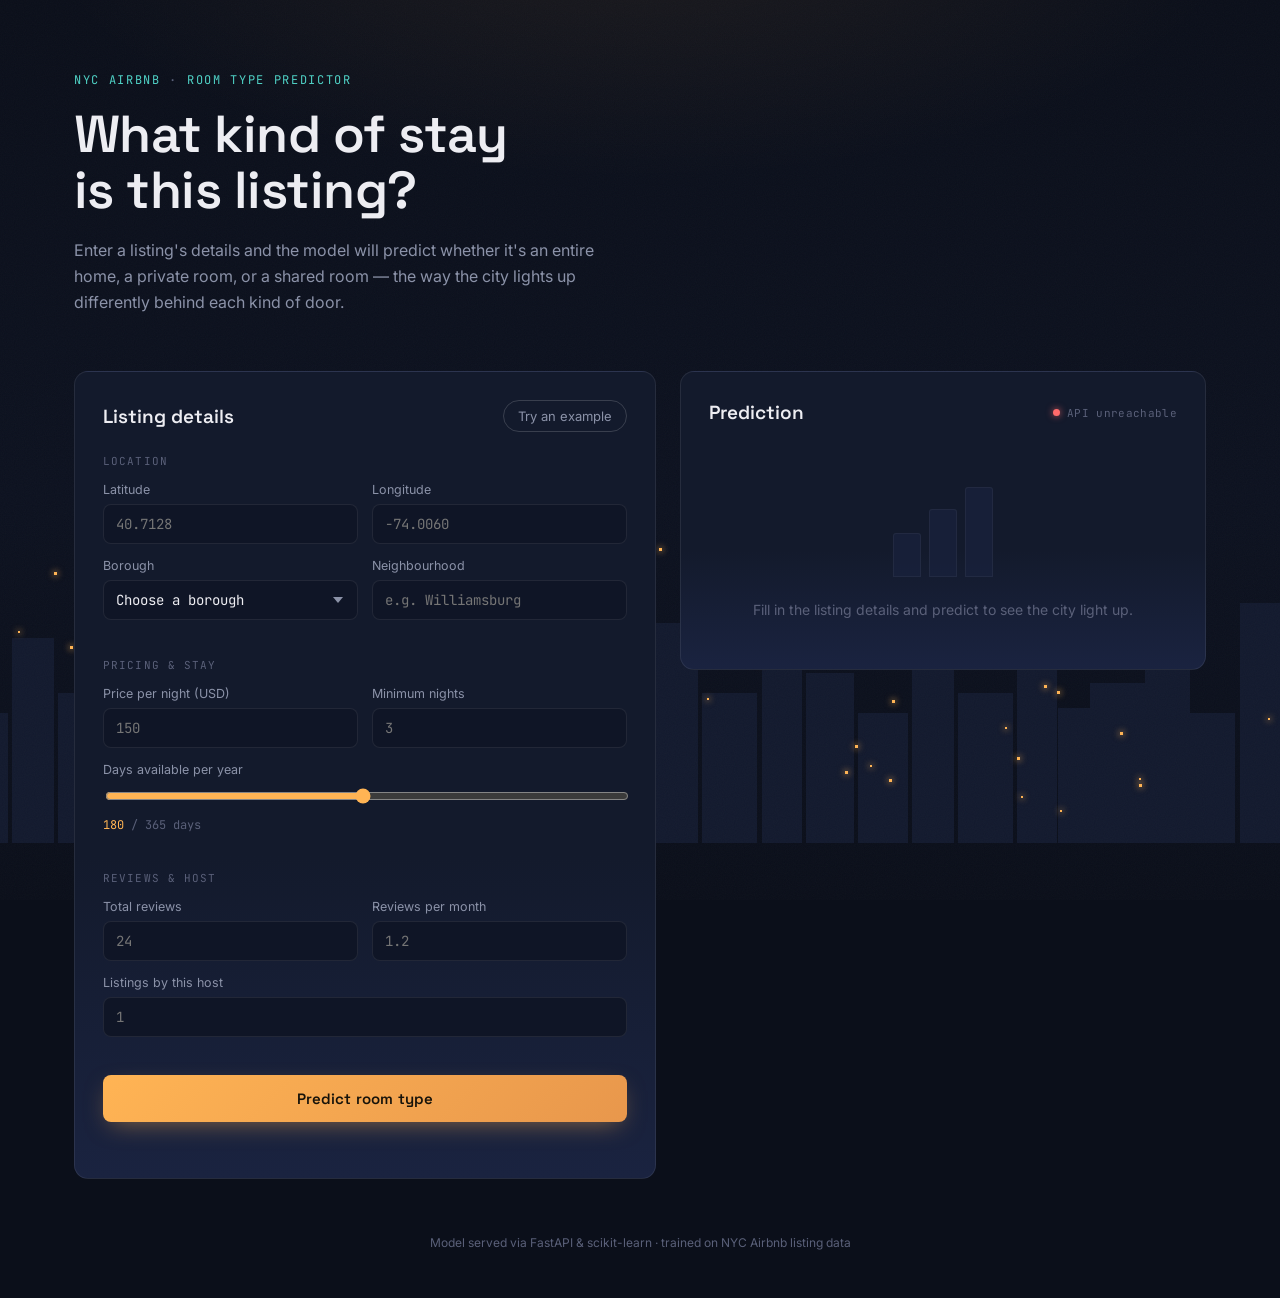
<file: index.html>
<!DOCTYPE html>
<html lang="en">
<head>
<meta charset="UTF-8">
<meta name="viewport" content="width=device-width, initial-scale=1.0">
<title>Room Type Predictor · NYC Airbnb</title>
<link rel="preconnect" href="https://fonts.googleapis.com">
<link rel="preconnect" href="https://fonts.gstatic.com" crossorigin>
<link href="https://fonts.googleapis.com/css2?family=Space+Grotesk:wght@400;500;600;700&family=Inter:wght@400;500;600&family=JetBrains+Mono:wght@400;500;600&display=swap" rel="stylesheet">
<link rel="stylesheet" href="style.css">
</head>
<body>

<div class="skyline-bg" aria-hidden="true" id="skylineBg"></div>
<div class="grain" aria-hidden="true"></div>

<div class="page">

  <header class="hero">
    <p class="eyebrow">NYC Airbnb <span class="dot">·</span> Room Type Predictor</p>
    <h1 class="headline">What kind of stay<br>is this listing?</h1>
    <p class="subhead">Enter a listing's details and the model will predict whether it's an
      entire home, a private room, or a shared room — the way the city lights up differently
      behind each kind of door.</p>
  </header>

  <main class="grid">

    <!-- FORM PANEL -->
    <section class="panel form-panel" aria-labelledby="formTitle">
      <div class="panel-head">
        <h2 id="formTitle">Listing details</h2>
        <button type="button" class="ghost-btn" id="exampleBtn">Try an example</button>
      </div>

      <form id="predictForm" novalidate>

        <fieldset>
          <legend>Location</legend>

          <div class="field-row">
            <div class="field">
              <label for="latitude">Latitude</label>
              <input type="number" id="latitude" name="latitude" step="0.000001" min="-90" max="90" placeholder="40.7128" required>
            </div>
            <div class="field">
              <label for="longitude">Longitude</label>
              <input type="number" id="longitude" name="longitude" step="0.000001" min="-180" max="180" placeholder="-74.0060" required>
            </div>
          </div>

          <div class="field-row">
            <div class="field">
              <label for="neighbourhood_group">Borough</label>
              <select id="neighbourhood_group" name="neighbourhood_group" required>
                <option value="" disabled selected>Choose a borough</option>
                <option value="Manhattan">Manhattan</option>
                <option value="Brooklyn">Brooklyn</option>
                <option value="Queens">Queens</option>
                <option value="Bronx">Bronx</option>
                <option value="Staten Island">Staten Island</option>
              </select>
            </div>
            <div class="field">
              <label for="neighbourhood">Neighbourhood</label>
              <input type="text" id="neighbourhood" name="neighbourhood" placeholder="e.g. Williamsburg" required>
            </div>
          </div>
        </fieldset>

        <fieldset>
          <legend>Pricing &amp; stay</legend>
          <div class="field-row">
            <div class="field">
              <label for="price">Price per night (USD)</label>
              <input type="number" id="price" name="price" min="1" step="1" placeholder="150" required>
            </div>
            <div class="field">
              <label for="minimum_nights">Minimum nights</label>
              <input type="number" id="minimum_nights" name="minimum_nights" min="1" max="365" step="1" placeholder="3" required>
            </div>
          </div>
          <div class="field">
            <label for="availability_365">Days available per year</label>
            <input type="range" id="availability_365" name="availability_365" min="0" max="365" step="1" value="180" required>
            <div class="range-readout"><span id="availabilityValue">180</span> / 365 days</div>
          </div>
        </fieldset>

        <fieldset>
          <legend>Reviews &amp; host</legend>
          <div class="field-row">
            <div class="field">
              <label for="number_of_reviews">Total reviews</label>
              <input type="number" id="number_of_reviews" name="number_of_reviews" min="0" step="1" placeholder="24" required>
            </div>
            <div class="field">
              <label for="reviews_per_month">Reviews per month</label>
              <input type="number" id="reviews_per_month" name="reviews_per_month" min="0" step="0.01" placeholder="1.2" required>
            </div>
          </div>
          <div class="field">
            <label for="calculated_host_listings_count">Listings by this host</label>
            <input type="number" id="calculated_host_listings_count" name="calculated_host_listings_count" min="0" step="1" placeholder="1" required>
          </div>
        </fieldset>

        <button type="submit" class="predict-btn" id="predictBtn">
          <span class="btn-label">Predict room type</span>
          <span class="btn-spinner" aria-hidden="true"></span>
        </button>

        <p class="form-error" id="formError" role="alert"></p>
      </form>
    </section>

    <!-- RESULT PANEL -->
    <section class="panel result-panel" aria-labelledby="resultTitle" aria-live="polite">
      <div class="panel-head">
        <h2 id="resultTitle">Prediction</h2>
        <span class="api-status" id="apiStatus"><span class="status-dot"></span>checking API</span>
      </div>

      <div class="result-empty" id="resultEmpty">
        <div class="empty-buildings" aria-hidden="true">
          <div class="mini-building small"></div>
          <div class="mini-building medium"></div>
          <div class="mini-building large"></div>
        </div>
        <p>Fill in the listing details and predict to see the city light up.</p>
      </div>

      <div class="result-content" id="resultContent" hidden>

        <div class="predicted-label">
          <span class="predicted-eyebrow">Most likely</span>
          <span class="predicted-name" id="predictedName">—</span>
        </div>

        <div class="buildings-row" id="buildingsRow">
          <!-- built by JS: one building per class -->
        </div>

        <div class="prob-list" id="probList">
          <!-- built by JS -->
        </div>
      </div>
    </section>

  </main>

  <footer class="page-footer">
    <p>Model served via FastAPI &amp; scikit-learn <span class="dot">·</span> trained on NYC Airbnb listing data</p>
  </footer>
</div>

<script src="script.js"></script>
</body>
</html>
</file>
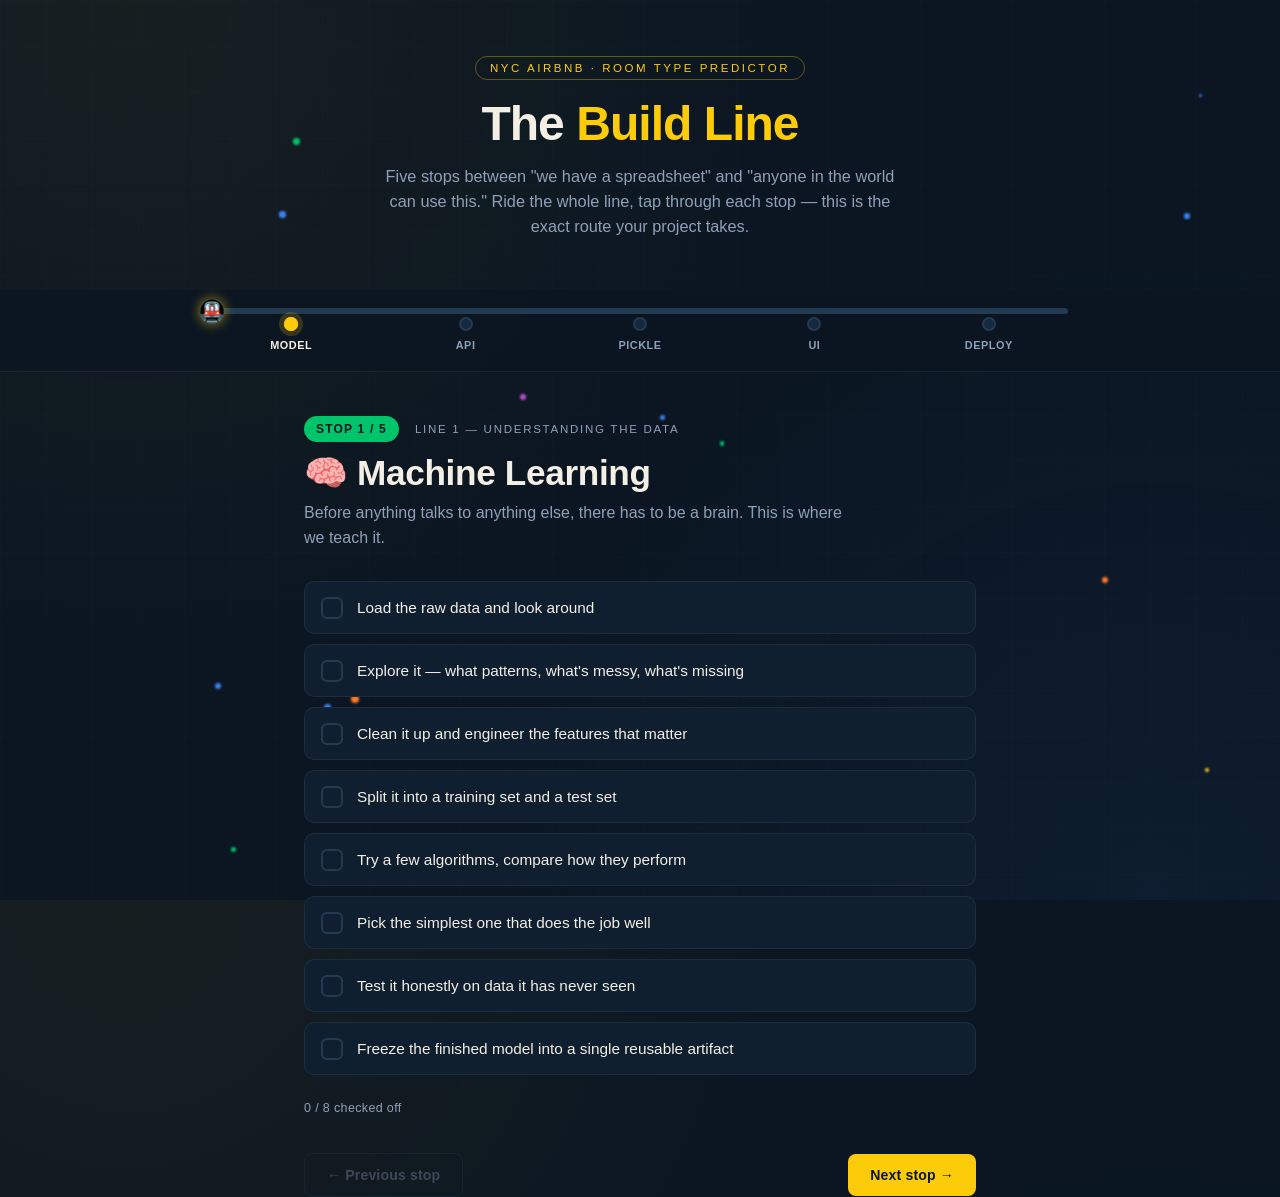
<file: the_build_line_guide.html>
<!DOCTYPE html>
<html lang="en">
<head>
<meta charset="UTF-8">
<meta name="viewport" content="width=device-width, initial-scale=1.0">
<title>The Build Line — From Data to Deployed</title>
<style>

/* ============================================================
   TOKENS
   ============================================================ */
:root{
  --navy:#0b1622;
  --navy-2:#101f30;
  --navy-3:#16283d;
  --paper:#f3efe4;
  --dim:#8ea1b8;
  --rail-color:#233b52;

  --c-ml:#00c46a;
  --c-ml-dim:#0a4a30;
  --c-api:#3b82f6;
  --c-api-dim:#122a56;
  --c-pkl:#c14fd4;
  --c-pkl-dim:#3d1a43;
  --c-ui:#ff7a29;
  --c-ui-dim:#4a2a10;
  --c-deploy:#ef4136;
  --c-deploy-dim:#4a1512;

  --active:#fccc0a;
}

*{box-sizing:border-box;}
html,body{height:100%;}
body{
  margin:0;
  font-family:'Segoe UI', Helvetica, Arial, sans-serif;
  background:
    radial-gradient(circle at 10% 0%, rgba(252,204,10,0.05), transparent 45%),
    radial-gradient(circle at 90% 100%, rgba(59,130,246,0.06), transparent 45%),
    var(--navy);
  color:var(--paper);
  min-height:100%;
  overflow-x:hidden;
  position:relative;
}

/* ambient drifting transit-grid background */
.bg-grid{
  position:fixed;
  inset:0;
  z-index:0;
  pointer-events:none;
  opacity:0.35;
  background-image:
    linear-gradient(rgba(142,161,184,0.06) 1px, transparent 1px),
    linear-gradient(90deg, rgba(142,161,184,0.06) 1px, transparent 1px);
  background-size:46px 46px;
  animation:drift 26s linear infinite;
}
@keyframes drift{
  from{background-position:0 0, 0 0;}
  to{background-position:46px 46px, -46px 46px;}
}
.bg-dot{
  position:fixed;
  z-index:0;
  pointer-events:none;
  border-radius:50%;
  filter:blur(1px);
  animation:glow-float ease-in-out infinite;
}
@keyframes glow-float{
  0%,100%{transform:translateY(0) scale(1); opacity:var(--dot-op,0.5);}
  50%{transform:translateY(-22px) scale(1.15); opacity:calc(var(--dot-op,0.5) * 0.5);}
}
.hero, .linemap-wrap, .stage, .terminus, .foot{position:relative; z-index:1;}

/* ============================================================
   HERO
   ============================================================ */
.hero{
  padding:56px 24px 20px;
  text-align:center;
  max-width:760px;
  margin:0 auto;
}
.hero .eyebrow{
  display:inline-block;
  font-size:0.72rem;
  letter-spacing:0.22em;
  text-transform:uppercase;
  color:var(--active);
  border:1px solid rgba(252,204,10,0.35);
  padding:5px 14px;
  border-radius:999px;
  margin-bottom:18px;
  opacity:0;
  animation:hero-in .6s ease forwards;
}
.hero h1{
  font-size:clamp(1.9rem, 5vw, 3rem);
  line-height:1.08;
  margin:0 0 14px;
  letter-spacing:-0.02em;
  font-weight:800;
  opacity:0;
  animation:hero-in .65s ease forwards .12s;
}
.hero h1 span{
  color:var(--active);
  display:inline-block;
  animation:title-glow 2.4s ease-in-out infinite .8s;
}
@keyframes title-glow{
  0%,100%{text-shadow:0 0 0 rgba(252,204,10,0);}
  50%{text-shadow:0 0 18px rgba(252,204,10,0.5);}
}
.hero p{
  color:var(--dim);
  font-size:1.02rem;
  max-width:520px;
  margin:0 auto;
  line-height:1.55;
  opacity:0;
  animation:hero-in .65s ease forwards .24s;
}
@keyframes hero-in{
  from{opacity:0; transform:translateY(14px);}
  to{opacity:1; transform:translateY(0);}
}

/* ============================================================
   LINE MAP (nav)
   ============================================================ */
.linemap-wrap{
  position:sticky;
  top:0;
  z-index:50;
  background:rgba(11,22,34,0.92);
  backdrop-filter:blur(10px);
  border-bottom:1px solid rgba(255,255,255,0.06);
  padding:18px 0 14px;
  margin-top:30px;
}
.linemap{
  max-width:920px;
  margin:0 auto;
  padding:0 24px;
  position:relative;
}
.track{
  position:relative;
  height:6px;
  background:var(--rail-color);
  border-radius:3px;
  margin:0 8px;
}
.track-fill{
  position:absolute;
  top:0; left:0;
  height:100%;
  border-radius:3px;
  background:linear-gradient(90deg, var(--c-ml), var(--c-api), var(--c-pkl), var(--c-ui), var(--c-deploy));
  width:0%;
  transition:width .55s cubic-bezier(.65,0,.35,1);
  overflow:hidden;
}
.track-fill::after{
  content:"";
  position:absolute;
  inset:0;
  background:linear-gradient(90deg, transparent, rgba(255,255,255,0.55), transparent);
  width:40%;
  animation:shimmer 1.8s ease-in-out infinite;
}
@keyframes shimmer{
  0%{transform:translateX(-120%);}
  100%{transform:translateX(280%);}
}
.train{
  position:absolute;
  top:50%;
  left:0%;
  transform:translate(-50%,-50%);
  font-size:1.4rem;
  transition:left .55s cubic-bezier(.65,0,.35,1);
  filter:drop-shadow(0 0 6px rgba(252,204,10,0.6));
  animation:chug 1.1s ease-in-out infinite;
}
@keyframes chug{
  0%,100%{transform:translate(-50%,-50%) rotate(-3deg) translateY(0);}
  50%{transform:translate(-50%,-50%) rotate(3deg) translateY(-2px);}
}
.puff{
  position:absolute;
  top:50%;
  width:6px; height:6px;
  border-radius:50%;
  background:rgba(252,204,10,0.55);
  pointer-events:none;
  animation:puff-out .6s ease-out forwards;
}
@keyframes puff-out{
  from{opacity:0.7; transform:translate(-50%,-50%) scale(0.6);}
  to{opacity:0; transform:translate(-50%,-180%) scale(2.2);}
}
.stations{
  display:flex;
  justify-content:space-between;
  margin-top:-3px;
  position:relative;
}
.station{
  background:none;
  border:none;
  cursor:pointer;
  display:flex;
  flex-direction:column;
  align-items:center;
  gap:8px;
  padding:6px;
  flex:1;
  color:var(--dim);
  font-family:inherit;
}
.station .dot{
  width:14px;
  height:14px;
  border-radius:50%;
  background:var(--navy-3);
  border:2px solid var(--rail-color);
  transition:all .25s ease;
}
.station .label{
  font-size:0.68rem;
  text-transform:uppercase;
  letter-spacing:0.05em;
  font-weight:600;
  text-align:center;
  transition:color .25s ease;
}
.station.done .dot{background:var(--active); border-color:var(--active); transform:scale(1);}
.station.active .dot{
  background:var(--active);
  border-color:var(--active);
  box-shadow:0 0 0 5px rgba(252,204,10,0.18);
  position:relative;
  animation:dot-pop .35s ease;
}
.station.active .dot::after{
  content:"";
  position:absolute;
  inset:-2px;
  border-radius:50%;
  border:2px solid var(--active);
  animation:ring-pulse 1.6s ease-out infinite;
}
@keyframes ring-pulse{
  0%{transform:scale(1); opacity:0.9;}
  100%{transform:scale(2.6); opacity:0;}
}
@keyframes dot-pop{
  0%{transform:scale(0.6);}
  60%{transform:scale(1.25);}
  100%{transform:scale(1);}
}
.station.active .label{color:var(--paper);}
.station:hover .dot{transform:scale(1.2);}
.station:hover .label{color:var(--paper);}

/* ============================================================
   STAGE (main content)
   ============================================================ */
.stage{
  max-width:720px;
  margin:44px auto 40px;
  padding:0 24px;
}
.stop-card{
  display:none;
  animation:rise .45s ease both;
}
.stop-card.active{display:block;}
@keyframes rise{
  from{opacity:0; transform:translateY(18px);}
  to{opacity:1; transform:translateY(0);}
}

.stop-head{
  display:flex;
  align-items:center;
  gap:16px;
  margin-bottom:6px;
}
.stop-num{
  font-size:0.75rem;
  font-weight:800;
  letter-spacing:0.1em;
  padding:6px 12px;
  border-radius:999px;
  color:var(--navy);
  white-space:nowrap;
  animation:pop-in .4s cubic-bezier(.34,1.56,.64,1) both;
}
@keyframes pop-in{
  from{opacity:0; transform:scale(0.7);}
  to{opacity:1; transform:scale(1);}
}
.stop-line{
  font-size:0.72rem;
  letter-spacing:0.15em;
  text-transform:uppercase;
  color:var(--dim);
}
.stop-title{
  font-size:clamp(1.5rem, 4vw, 2.2rem);
  font-weight:800;
  margin:10px 0 6px;
  letter-spacing:-0.01em;
}
.stop-title .icon-float{
  display:inline-block;
  animation:float-icon 2.6s ease-in-out infinite;
}
@keyframes float-icon{
  0%,100%{transform:translateY(0) rotate(0deg);}
  50%{transform:translateY(-6px) rotate(-6deg);}
}
.stop-tagline{
  color:var(--dim);
  font-size:1rem;
  line-height:1.6;
  margin:0 0 30px;
  max-width:560px;
}

.checklist{
  list-style:none;
  margin:0;
  padding:0;
  display:flex;
  flex-direction:column;
  gap:10px;
}
.checklist li{
  display:flex;
  align-items:flex-start;
  gap:14px;
  background:var(--navy-2);
  border:1px solid rgba(255,255,255,0.06);
  border-radius:10px;
  padding:14px 16px;
  cursor:pointer;
  opacity:0;
  transform:translateX(-10px);
  animation:slide-in .4s ease forwards;
  transition:background .2s ease, border-color .2s ease, transform .15s ease, box-shadow .2s ease;
  user-select:none;
  position:relative;
  overflow:hidden;
}
.checklist li:hover{background:var(--navy-3); transform:translateX(2px);}
.checklist li:active{transform:scale(0.99);}
.checklist li.checked{
  border-color:rgba(252,204,10,0.4);
  animation:check-pop .32s ease;
  opacity:1;
  transform:translateX(0);
}
@keyframes check-pop{
  0%{transform:scale(1);}
  35%{transform:scale(1.015);}
  100%{transform:scale(1);}
}
.checklist li.checked{box-shadow:0 0 0 1px rgba(252,204,10,0.15), 0 6px 16px -8px rgba(252,204,10,0.35);}
.checklist li.checked .text{
  color:var(--dim);
  text-decoration:line-through;
  text-decoration-color:rgba(142,161,184,0.5);
}
.check-box{
  flex:none;
  width:22px;
  height:22px;
  border-radius:6px;
  border:2px solid var(--rail-color);
  display:flex;
  align-items:center;
  justify-content:center;
  font-size:0.8rem;
  font-weight:900;
  color:var(--navy);
  transition:all .18s ease;
  margin-top:1px;
  position:relative;
}
.check-box svg{
  width:13px; height:13px;
  stroke:var(--navy);
  stroke-width:3.5;
  fill:none;
  stroke-linecap:round;
  stroke-linejoin:round;
  stroke-dasharray:20;
  stroke-dashoffset:20;
}
.checklist li.checked .check-box{
  background:var(--active);
  border-color:var(--active);
  transform:scale(1.08) rotate(-4deg);
}
.checklist li.checked .check-box svg{
  animation:draw-check .3s ease .05s forwards;
}
@keyframes draw-check{
  to{stroke-dashoffset:0;}
}
.text{font-size:0.96rem; line-height:1.5;}

@keyframes slide-in{
  to{opacity:1; transform:translateX(0);}
}

.aside-note{
  margin-top:22px;
  padding:14px 16px;
  border-left:3px solid var(--active);
  background:rgba(252,204,10,0.06);
  border-radius:0 8px 8px 0;
  font-size:0.9rem;
  color:var(--paper);
  line-height:1.55;
  display:none;
}
.aside-note.show{display:block;}

.progress-pill{
  margin-top:26px;
  font-size:0.78rem;
  color:var(--dim);
  letter-spacing:0.03em;
}
.progress-pill b{color:var(--paper);}

/* nav buttons */
.stage-nav{
  display:flex;
  justify-content:space-between;
  align-items:center;
  margin-top:38px;
  gap:12px;
}
.btn{
  border:none;
  cursor:pointer;
  font-family:inherit;
  font-weight:700;
  font-size:0.88rem;
  padding:13px 22px;
  border-radius:8px;
  transition:transform .12s ease, background .15s ease, opacity .15s ease;
  letter-spacing:0.01em;
  position:relative;
  overflow:hidden;
}
.btn:active{transform:scale(0.97);}
.btn .ripple{
  position:absolute;
  border-radius:50%;
  background:rgba(255,255,255,0.5);
  transform:scale(0);
  animation:ripple-out .55s ease-out forwards;
  pointer-events:none;
}
@keyframes ripple-out{
  to{transform:scale(1); opacity:0;}
}
.btn-primary{background:var(--active); color:var(--navy);}
.btn-primary:hover{background:#ffd93d;}
.btn-ghost{background:transparent; color:var(--dim); border:1px solid var(--rail-color);}
.btn-ghost:hover{color:var(--paper); border-color:var(--dim);}
.btn:disabled{opacity:0.35; cursor:not-allowed;}

/* ============================================================
   TERMINUS / RECAP SCREEN
   ============================================================ */
.terminus{
  display:none;
  max-width:760px;
  margin:0 auto 60px;
  padding:0 24px;
  text-align:center;
  animation:rise .5s ease both;
}
.terminus.active{display:block;}
.terminus h2{
  font-size:clamp(1.7rem,4.5vw,2.5rem);
  margin:0 0 10px;
  font-weight:800;
  animation:trophy-bounce .7s cubic-bezier(.34,1.56,.64,1) both;
}
@keyframes trophy-bounce{
  0%{opacity:0; transform:translateY(-16px) scale(0.8);}
  60%{opacity:1; transform:translateY(4px) scale(1.06);}
  100%{transform:translateY(0) scale(1);}
}
.terminus p.sub{color:var(--dim); margin:0 0 34px; font-size:1rem;}
.recap-grid{
  display:grid;
  grid-template-columns:repeat(5,1fr);
  gap:10px;
  margin-bottom:32px;
}
.recap-item{
  padding:16px 8px;
  border-radius:10px;
  background:var(--navy-2);
  border:1px solid rgba(255,255,255,0.06);
  border-top:3px solid var(--stop-color, var(--active));
}
.recap-item .ic{font-size:1.3rem; margin-bottom:6px;}
.recap-item .t{font-size:0.72rem; font-weight:700; letter-spacing:0.02em;}
.confetti{
  position:fixed;
  top:-20px;
  width:8px; height:14px;
  opacity:0.9;
  border-radius:2px;
  animation:fall linear forwards;
  z-index:99;
}
@keyframes fall{
  to{transform:translateY(105vh) rotate(540deg); opacity:0.3;}
}

/* footer */
.foot{
  text-align:center;
  color:var(--dim);
  font-size:0.78rem;
  padding:20px 24px 50px;
  letter-spacing:0.02em;
}

@media(max-width:640px){
  .recap-grid{grid-template-columns:repeat(3,1fr);}
  .stations .label{font-size:0.58rem;}
  .linemap{padding:0 12px;}
}
@media(max-width:420px){
  .recap-grid{grid-template-columns:repeat(2,1fr);}
}
</style>
</head>
<body>

<div class="bg-grid"></div>
<div id="bgDots"></div>

<div class="hero">
  <span class="eyebrow">NYC Airbnb · Room Type Predictor</span>
  <h1>The <span>Build Line</span></h1>
  <p>Five stops between "we have a spreadsheet" and "anyone in the world can use this."
  Ride the whole line, tap through each stop — this is the exact route your project takes.</p>
</div>

<div class="linemap-wrap">
  <div class="linemap">
    <div class="track">
      <div class="track-fill" id="trackFill"></div>
      <div class="train" id="train">🚇</div>
    </div>
    <div class="stations" id="stations"></div>
  </div>
</div>

<div class="stage" id="stage"></div>

<div class="terminus" id="terminus">
  <h2>🏁 End of the Line</h2>
  <p class="sub">That's the whole route — data to a link anyone can open. Here's the map you just rode.</p>
  <div class="recap-grid" id="recapGrid"></div>
  <button class="btn btn-primary" onclick="restart()">Ride it again</button>
</div>


<script>
/* ============================================================
   DATA — the five stops
   ============================================================ */
const STOPS = [
  {
    key:"ml",
    label:"Model",
    icon:"🧠",
    color:"var(--c-ml)",
    colorDim:"var(--c-ml-dim)",
    line:"Line 1 — Understanding the Data",
    title:"Machine Learning",
    tagline:"Before anything talks to anything else, there has to be a brain. This is where we teach it.",
    items:[
      "Load the raw data and look around",
      "Explore it — what patterns, what's messy, what's missing",
      "Clean it up and engineer the features that matter",
      "Split it into a training set and a test set",
      "Try a few algorithms, compare how they perform",
      "Pick the simplest one that does the job well",
      "Test it honestly on data it has never seen",
      "Freeze the finished model into a single reusable artifact"
    ],
    note:"By the end of this stop, we're not writing ML code anymore — we have one saved, trained brain, ready to be used."
  },
  {
    key:"api",
    label:"API",
    icon:"⚡",
    color:"var(--c-api)",
    colorDim:"var(--c-api-dim)",
    line:"Line 2 — Giving It a Voice",
    title:"FastAPI",
    tagline:"A trained model sitting on a laptop is useless to the world. FastAPI gives it a door anyone can knock on.",
    items:[
      "Spin up a lightweight web server",
      "Load the saved model into memory, once, at startup",
      "Define exactly what a valid request should look like",
      "Open an endpoint that accepts listing details",
      "Model predicts behind the scenes",
      "Server hands back the answer as clean JSON"
    ],
    note:"This is the layer that turns \"a model in a folder\" into \"a service anything can talk to\" — a website, an app, another API."
  },
  {
    key:"pkl",
    label:"Pickle",
    icon:"🧊",
    color:"var(--c-pkl)",
    colorDim:"var(--c-pkl-dim)",
    line:"Line 3 — Freezing the Brain",
    title:"Python Pickle / Joblib",
    tagline:"Training takes minutes. Answering a question should take milliseconds. This is why.",
    items:[
      "We never want to retrain the model every single time it's needed",
      "So the trained pipeline gets frozen into one portable file",
      "That frozen file gets loaded instantly when the API starts",
      "Same model, same preprocessing, identical result every time",
      "This is the trick that makes predictions feel instant"
    ],
    note:"Think of it as a photograph of a fully-trained brain — no re-learning, just recall."
  },
  {
    key:"ui",
    label:"UI",
    icon:"🎨",
    color:"var(--c-ui)",
    colorDim:"var(--c-ui-dim)",
    line:"Line 4 — Giving It a Face",
    title:"The Interface",
    tagline:"People don't talk to APIs. They click buttons. So the model needs a face.",
    items:[
      "Build a simple interface with HTML, CSS and JavaScript",
      "As ML engineers, our job isn't to be designers",
      "So we lean on AI to design and build that interface for us",
      "Then we just plug it into the API we already built"
    ],
    note:"Keep this stop short on purpose — the interesting engineering already happened at the first three stops."
  },
  {
    key:"deploy",
    label:"Deploy",
    icon:"🚀",
    color:"var(--c-deploy)",
    colorDim:"var(--c-deploy-dim)",
    line:"Line 5 — Going Live",
    title:"Deployment on Render",
    tagline:"Everything works on localhost. The last stop is making it work for everyone else, too.",
    items:[
      "There are two different pieces, so they get two different homes",
      "The interface (HTML, CSS, JS) deploys as a Static Site",
      "The API and model deploy as a Web Service",
      "Connect the project, and Render builds and deploys it automatically",
      "The result: a live link — not just something running on your laptop"
    ],
    note:"This is the moment the project stops being \"a notebook\" and becomes \"a product.\""
  }
];

let current = 0;
const checkedState = STOPS.map(s => new Array(s.items.length).fill(false));

/* ============================================================
   AMBIENT BACKGROUND PARTICLES
   ============================================================ */
(function spawnBgDots(){
  const wrap = document.getElementById("bgDots");
  const glowColors = ["#fccc0a","#00c46a","#3b82f6","#c14fd4","#ff7a29"];
  for(let i=0;i<16;i++){
    const d = document.createElement("div");
    d.className = "bg-dot";
    const size = 3 + Math.random()*5;
    d.style.width = size+"px";
    d.style.height = size+"px";
    d.style.left = Math.random()*100+"vw";
    d.style.top = Math.random()*100+"vh";
    d.style.background = glowColors[Math.floor(Math.random()*glowColors.length)];
    d.style.setProperty("--dot-op", (0.2+Math.random()*0.35).toFixed(2));
    d.style.animationDuration = (5+Math.random()*6)+"s";
    d.style.animationDelay = (Math.random()*4)+"s";
    wrap.appendChild(d);
  }
})();

/* ripple effect on every .btn */
document.addEventListener("click", (e)=>{
  const btn = e.target.closest(".btn");
  if(!btn) return;
  const rect = btn.getBoundingClientRect();
  const size = Math.max(rect.width, rect.height) * 1.6;
  const ripple = document.createElement("span");
  ripple.className = "ripple";
  ripple.style.width = ripple.style.height = size+"px";
  ripple.style.left = (e.clientX - rect.left - size/2)+"px";
  ripple.style.top = (e.clientY - rect.top - size/2)+"px";
  btn.appendChild(ripple);
  setTimeout(()=>ripple.remove(), 600);
});

/* count-up animation for a text node like "3 / 8" */
function animateCount(el, from, to, suffix){
  const dur = 320;
  const start = performance.now();
  function tick(now){
    const p = Math.min(1, (now-start)/dur);
    const val = Math.round(from + (to-from)*p);
    el.innerHTML = `<b>${val}</b>${suffix}`;
    if(p<1) requestAnimationFrame(tick);
  }
  requestAnimationFrame(tick);
}

/* small puffs emitted from the train while it travels */
function emitPuffs(){
  const track = document.querySelector(".track");
  const trainEl = document.getElementById("train");
  let ticks = 0;
  const iv = setInterval(()=>{
    const rect = trainEl.getBoundingClientRect();
    const trackRect = track.getBoundingClientRect();
    const puff = document.createElement("div");
    puff.className = "puff";
    puff.style.left = (rect.left - trackRect.left + rect.width/2)+"px";
    track.appendChild(puff);
    setTimeout(()=>puff.remove(), 650);
    ticks++;
    if(ticks>5) clearInterval(iv);
  }, 90);
}

/* ============================================================
   BUILD STATIONS
   ============================================================ */
const stationsEl = document.getElementById("stations");
STOPS.forEach((s, i)=>{
  const btn = document.createElement("button");
  btn.className = "station";
  btn.innerHTML = `<span class="dot"></span><span class="label">${s.label}</span>`;
  btn.addEventListener("click", ()=> goTo(i));
  stationsEl.appendChild(btn);
});

/* ============================================================
   BUILD STOP CARDS
   ============================================================ */
const stage = document.getElementById("stage");
STOPS.forEach((s, i)=>{
  const card = document.createElement("div");
  card.className = "stop-card";
  card.id = "card-"+i;

  const itemsHtml = s.items.map((txt, j)=>`
    <li data-i="${j}" style="animation-delay:${j*0.05}s">
      <span class="check-box"><svg viewBox="0 0 16 16"><polyline points="3,8 6.5,12 13,4"/></svg></span>
      <span class="text">${txt}</span>
    </li>`).join("");

  card.innerHTML = `
    <div class="stop-head">
      <span class="stop-num" style="background:${s.color}">STOP ${i+1} / ${STOPS.length}</span>
      <span class="stop-line">${s.line}</span>
    </div>
    <h2 class="stop-title"><span class="icon-float">${s.icon}</span> ${s.title}</h2>
    <p class="stop-tagline">${s.tagline}</p>
    <ul class="checklist" id="list-${i}">${itemsHtml}</ul>
    <div class="aside-note" id="note-${i}">💡 ${s.note}</div>
    <div class="progress-pill" id="pill-${i}">0 / ${s.items.length} checked off</div>
    <div class="stage-nav">
      <button class="btn btn-ghost" id="prevBtn-${i}">← Previous stop</button>
      <button class="btn btn-primary" id="nextBtn-${i}">Next stop →</button>
    </div>
  `;
  stage.appendChild(card);
});

/* checklist click handling */
STOPS.forEach((s,i)=>{
  const list = document.getElementById("list-"+i);
  list.querySelectorAll("li").forEach(li=>{
    li.addEventListener("click", ()=>{
      const j = +li.dataset.i;
      checkedState[i][j] = !checkedState[i][j];
      li.classList.toggle("checked", checkedState[i][j]);
      const checkedCount = checkedState[i].filter(Boolean).length;
      const prevCount = checkedState[i][j] ? checkedCount - 1 : checkedCount + 1;
      const pillEl = document.getElementById("pill-"+i);
      animateCount(pillEl, prevCount, checkedCount, ` / ${s.items.length} checked off`);
      if(checkedCount === s.items.length){
        document.getElementById("note-"+i).classList.add("show");
      }
    });
  });
  document.getElementById("prevBtn-"+i).addEventListener("click", ()=> goTo(i-1));
  document.getElementById("nextBtn-"+i).addEventListener("click", ()=>{
    if(i === STOPS.length-1){ showTerminus(); } else { goTo(i+1); }
  });
});

/* ============================================================
   NAVIGATION
   ============================================================ */
function render(){
  document.getElementById("terminus").classList.remove("active");
  document.querySelectorAll(".stop-card").forEach((c,idx)=>{
    c.classList.toggle("active", idx===current);
  });
  document.querySelectorAll(".station").forEach((st,idx)=>{
    st.classList.toggle("active", idx===current);
    st.classList.toggle("done", idx<current);
  });
  document.getElementById("prevBtn-"+current) && (document.getElementById("prevBtn-"+current).disabled = current===0);

  const pct = (current/(STOPS.length-1))*100;
  document.getElementById("trackFill").style.width = pct+"%";
  document.getElementById("train").style.left = pct+"%";
  emitPuffs();

  window.scrollTo({top:0, behavior:"smooth"});
}

function goTo(i){
  if(i<0) i=0;
  if(i>STOPS.length-1) i=STOPS.length-1;
  current = i;
  render();
}

function showTerminus(){
  document.querySelectorAll(".stop-card").forEach(c=>c.classList.remove("active"));
  document.querySelectorAll(".station").forEach(st=>st.classList.add("done"));
  document.getElementById("trackFill").style.width = "100%";
  document.getElementById("train").style.left = "100%";
  document.getElementById("terminus").classList.add("active");
  buildRecap();
  launchConfetti();
  window.scrollTo({top:0, behavior:"smooth"});
}

function restart(){
  current = 0;
  checkedState.forEach(arr=>arr.fill(false));
  document.querySelectorAll(".checklist li").forEach(li=>li.classList.remove("checked"));
  document.querySelectorAll(".aside-note").forEach(n=>n.classList.remove("show"));
  STOPS.forEach((s,i)=>{
    document.getElementById("pill-"+i).innerHTML = `0 / ${s.items.length} checked off`;
  });
  render();
}

function buildRecap(){
  const grid = document.getElementById("recapGrid");
  grid.innerHTML = STOPS.map((s,i)=>`
    <div class="recap-item" style="--stop-color:${s.color}; opacity:0; animation:pop-in .4s cubic-bezier(.34,1.56,.64,1) forwards; animation-delay:${0.15 + i*0.09}s">
      <div class="ic">${s.icon}</div>
      <div class="t">${s.title}</div>
    </div>
  `).join("");
}

function launchConfetti(){
  const colors = ["#fccc0a","#00c46a","#3b82f6","#c14fd4","#ff7a29","#ef4136"];
  for(let i=0;i<60;i++){
    const el = document.createElement("div");
    el.className = "confetti";
    el.style.left = Math.random()*100+"vw";
    el.style.background = colors[Math.floor(Math.random()*colors.length)];
    el.style.animationDuration = (2.5+Math.random()*1.8)+"s";
    el.style.animationDelay = (Math.random()*0.4)+"s";
    document.body.appendChild(el);
    setTimeout(()=>el.remove(), 5000);
  }
}

/* keyboard nav */
document.addEventListener("keydown", (e)=>{
  if(document.getElementById("terminus").classList.contains("active")) return;
  if(e.key === "ArrowRight"){
    if(current === STOPS.length-1) showTerminus(); else goTo(current+1);
  }
  if(e.key === "ArrowLeft") goTo(current-1);
});

render();
</script>
</body>
</html>
</file>
<file: style.css>
/* ============================================================
   TOKENS
   ============================================================ */
:root {
  --bg-deep: #0B0F1A;
  --bg-panel: #131A2C;
  --bg-panel-raised: #1A2340;
  --bg-input: #0F1526;

  --amber: #FFB454;
  --amber-soft: #7A5424;
  --amber-glow: rgba(255, 180, 84, 0.55);

  --teal: #4FD1C5;
  --teal-glow: rgba(79, 209, 197, 0.4);

  --rose: #FF6B6B;

  --text-primary: #EDEDF2;
  --text-muted: #8B92A8;
  --text-faint: #5A6079;

  --border: rgba(255, 255, 255, 0.08);
  --border-strong: rgba(255, 255, 255, 0.16);

  --font-display: 'Space Grotesk', sans-serif;
  --font-body: 'Inter', sans-serif;
  --font-mono: 'JetBrains Mono', monospace;

  --radius: 14px;
  --radius-sm: 8px;

  color-scheme: dark;
}

@media (prefers-reduced-motion: reduce) {
  *, *::before, *::after {
    animation-duration: 0.001ms !important;
    animation-iteration-count: 1 !important;
    transition-duration: 0.001ms !important;
  }
}

/* ============================================================
   RESET / BASE
   ============================================================ */
* { box-sizing: border-box; }

html, body {
  margin: 0;
  padding: 0;
  background: var(--bg-deep);
  color: var(--text-primary);
  font-family: var(--font-body);
  min-height: 100%;
}

body {
  position: relative;
  overflow-x: hidden;
}

h1, h2 {
  font-family: var(--font-display);
  margin: 0;
}

p { margin: 0; }

button {
  font-family: var(--font-body);
  cursor: pointer;
}

input, select {
  font-family: var(--font-mono);
}

:focus-visible {
  outline: 2px solid var(--teal);
  outline-offset: 2px;
}

/* ============================================================
   AMBIENT SKYLINE BACKGROUND
   ============================================================ */
.skyline-bg {
  position: fixed;
  inset: 0;
  z-index: 0;
  pointer-events: none;
  background:
    radial-gradient(ellipse 80% 50% at 50% -10%, rgba(255, 180, 84, 0.08), transparent 60%),
    linear-gradient(180deg, #0B0F1A 0%, #0D1220 55%, #0B0F1A 100%);
  overflow: hidden;
}

.skyline-bg::before {
  content: "";
  position: absolute;
  bottom: 0;
  left: 0;
  right: 0;
  height: 46vh;
  min-height: 260px;
  background-image: url("data:image/svg+xml,%3Csvg xmlns='http://www.w3.org/2000/svg' width='900' height='300' viewBox='0 0 900 300'%3E%3Cg fill='%23141B30'%3E%3Crect x='0' y='140' width='60' height='160'/%3E%3Crect x='55' y='100' width='45' height='200'/%3E%3Crect x='95' y='170' width='50' height='130'/%3E%3Crect x='150' y='60' width='40' height='240'/%3E%3Crect x='195' y='120' width='55' height='180'/%3E%3Crect x='255' y='150' width='45' height='150'/%3E%3Crect x='305' y='40' width='38' height='260'/%3E%3Crect x='348' y='110' width='60' height='190'/%3E%3Crect x='412' y='170' width='42' height='130'/%3E%3Crect x='458' y='80' width='50' height='220'/%3E%3Crect x='512' y='150' width='55' height='150'/%3E%3Crect x='572' y='55' width='40' height='245'/%3E%3Crect x='616' y='130' width='48' height='170'/%3E%3Crect x='668' y='170' width='50' height='130'/%3E%3Crect x='722' y='95' width='42' height='205'/%3E%3Crect x='768' y='150' width='55' height='150'/%3E%3Crect x='827' y='115' width='40' height='185'/%3E%3Crect x='868' y='165' width='32' height='135'/%3E%3C/g%3E%3C/svg%3E");
  background-repeat: repeat-x;
  background-position: bottom;
  background-size: 900px 100%;
  opacity: 0.9;
}

.grain {
  position: fixed;
  inset: 0;
  z-index: 1;
  pointer-events: none;
  opacity: 0.03;
  background-image: url("data:image/svg+xml,%3Csvg xmlns='http://www.w3.org/2000/svg' width='120' height='120'%3E%3Cfilter id='n'%3E%3CfeTurbulence type='fractalNoise' baseFrequency='0.9' numOctaves='2' stitchTiles='stitch'/%3E%3C/filter%3E%3Crect width='100%25' height='100%25' filter='url(%23n)'/%3E%3C/svg%3E");
}

.window-light {
  position: absolute;
  background: var(--amber);
  box-shadow: 0 0 6px 1px var(--amber-glow);
  animation: twinkle 4.5s ease-in-out infinite;
}

@keyframes twinkle {
  0%, 100% { opacity: 0.15; }
  50% { opacity: 0.9; }
}

/* ============================================================
   LAYOUT
   ============================================================ */
.page {
  position: relative;
  z-index: 2;
  max-width: 1180px;
  margin: 0 auto;
  padding: 72px 24px 48px;
}

.hero {
  max-width: 640px;
  margin-bottom: 56px;
  animation: rise 0.8s cubic-bezier(0.16, 1, 0.3, 1) both;
}

@keyframes rise {
  from { opacity: 0; transform: translateY(18px); }
  to { opacity: 1; transform: translateY(0); }
}

.eyebrow {
  font-family: var(--font-mono);
  font-size: 12px;
  letter-spacing: 0.14em;
  text-transform: uppercase;
  color: var(--teal);
  margin-bottom: 18px;
}

.dot { color: var(--text-faint); }

.headline {
  font-size: clamp(34px, 5vw, 52px);
  line-height: 1.08;
  font-weight: 600;
  letter-spacing: -0.01em;
  color: var(--text-primary);
  margin-bottom: 20px;
}

.subhead {
  font-size: 16px;
  line-height: 1.6;
  color: var(--text-muted);
  max-width: 520px;
}

.grid {
  display: grid;
  grid-template-columns: minmax(0, 1.05fr) minmax(0, 0.95fr);
  gap: 24px;
  align-items: start;
}

@media (max-width: 900px) {
  .grid { grid-template-columns: 1fr; }
}

/* ============================================================
   PANELS
   ============================================================ */
.panel {
  background: linear-gradient(180deg, var(--bg-panel), var(--bg-panel) 60%, var(--bg-panel-raised));
  border: 1px solid var(--border);
  border-radius: var(--radius);
  padding: 28px;
  backdrop-filter: blur(6px);
  animation: rise 0.8s cubic-bezier(0.16, 1, 0.3, 1) both;
  animation-delay: 0.12s;
}

.result-panel { animation-delay: 0.22s; }

.panel-head {
  display: flex;
  align-items: center;
  justify-content: space-between;
  margin-bottom: 22px;
  gap: 12px;
}

.panel-head h2 {
  font-size: 19px;
  font-weight: 600;
}

.ghost-btn {
  background: transparent;
  border: 1px solid var(--border-strong);
  color: var(--text-muted);
  font-size: 13px;
  padding: 7px 14px;
  border-radius: 999px;
  transition: border-color 0.2s ease, color 0.2s ease, background 0.2s ease;
}

.ghost-btn:hover {
  border-color: var(--teal);
  color: var(--teal);
  background: rgba(79, 209, 197, 0.06);
}

.api-status {
  display: inline-flex;
  align-items: center;
  gap: 7px;
  font-family: var(--font-mono);
  font-size: 11px;
  color: var(--text-faint);
  letter-spacing: 0.03em;
  white-space: nowrap;
}

.status-dot {
  width: 7px;
  height: 7px;
  border-radius: 50%;
  background: var(--text-faint);
  transition: background 0.3s ease, box-shadow 0.3s ease;
}

.api-status.online .status-dot {
  background: var(--teal);
  box-shadow: 0 0 6px 1px var(--teal-glow);
}

.api-status.offline .status-dot {
  background: var(--rose);
  box-shadow: 0 0 6px 1px rgba(255, 107, 107, 0.5);
}

/* ============================================================
   FORM
   ============================================================ */
fieldset {
  border: none;
  padding: 0;
  margin: 0 0 24px;
}

legend {
  font-family: var(--font-mono);
  font-size: 11px;
  letter-spacing: 0.1em;
  text-transform: uppercase;
  color: var(--text-faint);
  padding: 0 0 14px;
}

.field-row {
  display: grid;
  grid-template-columns: 1fr 1fr;
  gap: 14px;
}

@media (max-width: 520px) {
  .field-row { grid-template-columns: 1fr; }
}

.field {
  margin-bottom: 14px;
  display: flex;
  flex-direction: column;
  gap: 7px;
}

label {
  font-size: 12.5px;
  color: var(--text-muted);
  font-family: var(--font-body);
}

input[type="number"],
input[type="text"],
select {
  background: var(--bg-input);
  border: 1px solid var(--border);
  border-radius: var(--radius-sm);
  color: var(--text-primary);
  padding: 10px 12px;
  font-size: 14px;
  width: 100%;
  transition: border-color 0.2s ease, box-shadow 0.2s ease;
}

input[type="number"]:hover,
input[type="text"]:hover,
select:hover {
  border-color: var(--border-strong);
}

input[type="number"]:focus,
input[type="text"]:focus,
select:focus {
  border-color: var(--teal);
  box-shadow: 0 0 0 3px rgba(79, 209, 197, 0.12);
  outline: none;
}

select {
  appearance: none;
  background-image: url("data:image/svg+xml,%3Csvg xmlns='http://www.w3.org/2000/svg' width='10' height='6'%3E%3Cpath d='M0 0l5 6 5-6z' fill='%238B92A8'/%3E%3C/svg%3E");
  background-repeat: no-repeat;
  background-position: right 14px center;
  padding-right: 32px;
}

select option { background: var(--bg-panel); color: var(--text-primary); }

input[type="range"] {
  width: 100%;
  accent-color: var(--amber);
  margin-top: 4px;
}

.range-readout {
  font-family: var(--font-mono);
  font-size: 12px;
  color: var(--text-faint);
  margin-top: 4px;
}

#availabilityValue { color: var(--amber); }

.predict-btn {
  position: relative;
  width: 100%;
  background: linear-gradient(135deg, var(--amber), #E8974C);
  color: #17130A;
  border: none;
  border-radius: var(--radius-sm);
  padding: 14px 20px;
  font-family: var(--font-display);
  font-size: 15px;
  font-weight: 600;
  letter-spacing: 0.01em;
  display: flex;
  align-items: center;
  justify-content: center;
  gap: 10px;
  transition: transform 0.15s ease, box-shadow 0.2s ease, opacity 0.2s ease;
  box-shadow: 0 8px 24px -8px rgba(255, 180, 84, 0.5);
  margin-top: 4px;
}

.predict-btn:hover { transform: translateY(-1px); box-shadow: 0 10px 28px -6px rgba(255, 180, 84, 0.6); }
.predict-btn:active { transform: translateY(0); }

.predict-btn:disabled {
  opacity: 0.7;
  cursor: progress;
  transform: none;
}

.btn-spinner {
  width: 15px;
  height: 15px;
  border-radius: 50%;
  border: 2px solid rgba(23, 19, 10, 0.35);
  border-top-color: #17130A;
  display: none;
  animation: spin 0.7s linear infinite;
}

.predict-btn.loading .btn-spinner { display: inline-block; }
.predict-btn.loading .btn-label { opacity: 0.75; }

@keyframes spin {
  to { transform: rotate(360deg); }
}

.form-error {
  color: var(--rose);
  font-size: 13px;
  margin-top: 12px;
  min-height: 16px;
  line-height: 1.5;
}

/* ============================================================
   RESULT PANEL
   ============================================================ */
.result-empty {
  display: flex;
  flex-direction: column;
  align-items: center;
  text-align: center;
  gap: 22px;
  padding: 40px 12px 20px;
  color: var(--text-faint);
  font-size: 14px;
  line-height: 1.6;
}

.empty-buildings {
  display: flex;
  align-items: flex-end;
  gap: 8px;
  height: 90px;
}

.mini-building {
  width: 28px;
  background: var(--bg-panel-raised);
  border: 1px solid var(--border);
  border-radius: 3px 3px 0 0;
  opacity: 0.6;
}

.mini-building.small { height: 44px; }
.mini-building.medium { height: 68px; }
.mini-building.large { height: 90px; }

.result-content {
  animation: rise 0.6s cubic-bezier(0.16, 1, 0.3, 1) both;
}

.predicted-label {
  display: flex;
  flex-direction: column;
  gap: 6px;
  margin-bottom: 28px;
}

.predicted-eyebrow {
  font-family: var(--font-mono);
  font-size: 11px;
  letter-spacing: 0.1em;
  text-transform: uppercase;
  color: var(--text-faint);
}

.predicted-name {
  font-family: var(--font-display);
  font-size: 30px;
  font-weight: 600;
  color: var(--amber);
  transition: color 0.3s ease;
}

.buildings-row {
  display: flex;
  align-items: flex-end;
  justify-content: center;
  gap: 22px;
  height: 150px;
  margin-bottom: 28px;
  padding: 0 8px;
  border-bottom: 1px solid var(--border);
}

.building {
  --h: 40%;
  position: relative;
  width: 56px;
  height: var(--h);
  background: linear-gradient(180deg, #1C2440, #141A30);
  border: 1px solid var(--border-strong);
  border-radius: 4px 4px 0 0;
  transition: height 0.9s cubic-bezier(0.16, 1, 0.3, 1);
  display: grid;
  grid-template-columns: repeat(2, 1fr);
  grid-auto-rows: 10px;
  gap: 4px;
  padding: 6px;
  align-content: start;
}

.building .win {
  background: rgba(255, 255, 255, 0.06);
  border-radius: 1px;
  transition: background 0.4s ease, box-shadow 0.4s ease;
}

.building.lit .win {
  background: var(--amber);
  box-shadow: 0 0 5px 0 var(--amber-glow);
}

.building-caption {
  position: absolute;
  bottom: -26px;
  left: 0;
  right: 0;
  text-align: center;
  font-family: var(--font-mono);
  font-size: 10.5px;
  color: var(--text-faint);
  white-space: nowrap;
}

.building-col {
  position: relative;
  display: flex;
  flex-direction: column;
  align-items: center;
  justify-content: flex-end;
  height: 100%;
}

.prob-list {
  display: flex;
  flex-direction: column;
  gap: 14px;
}

.prob-row {
  display: grid;
  grid-template-columns: 1fr auto;
  gap: 10px;
  align-items: center;
  font-size: 13.5px;
}

.prob-row .name { color: var(--text-muted); }

.prob-row .value {
  font-family: var(--font-mono);
  color: var(--text-primary);
  min-width: 52px;
  text-align: right;
}

.prob-track {
  grid-column: 1 / -1;
  height: 6px;
  border-radius: 999px;
  background: var(--bg-input);
  overflow: hidden;
}

.prob-fill {
  height: 100%;
  width: 0%;
  border-radius: 999px;
  background: linear-gradient(90deg, var(--teal), var(--amber));
  transition: width 1s cubic-bezier(0.16, 1, 0.3, 1);
}

.prob-row.top .name,
.prob-row.top .value { color: var(--amber); }

/* ============================================================
   FOOTER
   ============================================================ */
.page-footer {
  margin-top: 56px;
  text-align: center;
  font-size: 12px;
  color: var(--text-faint);
}
</file>
